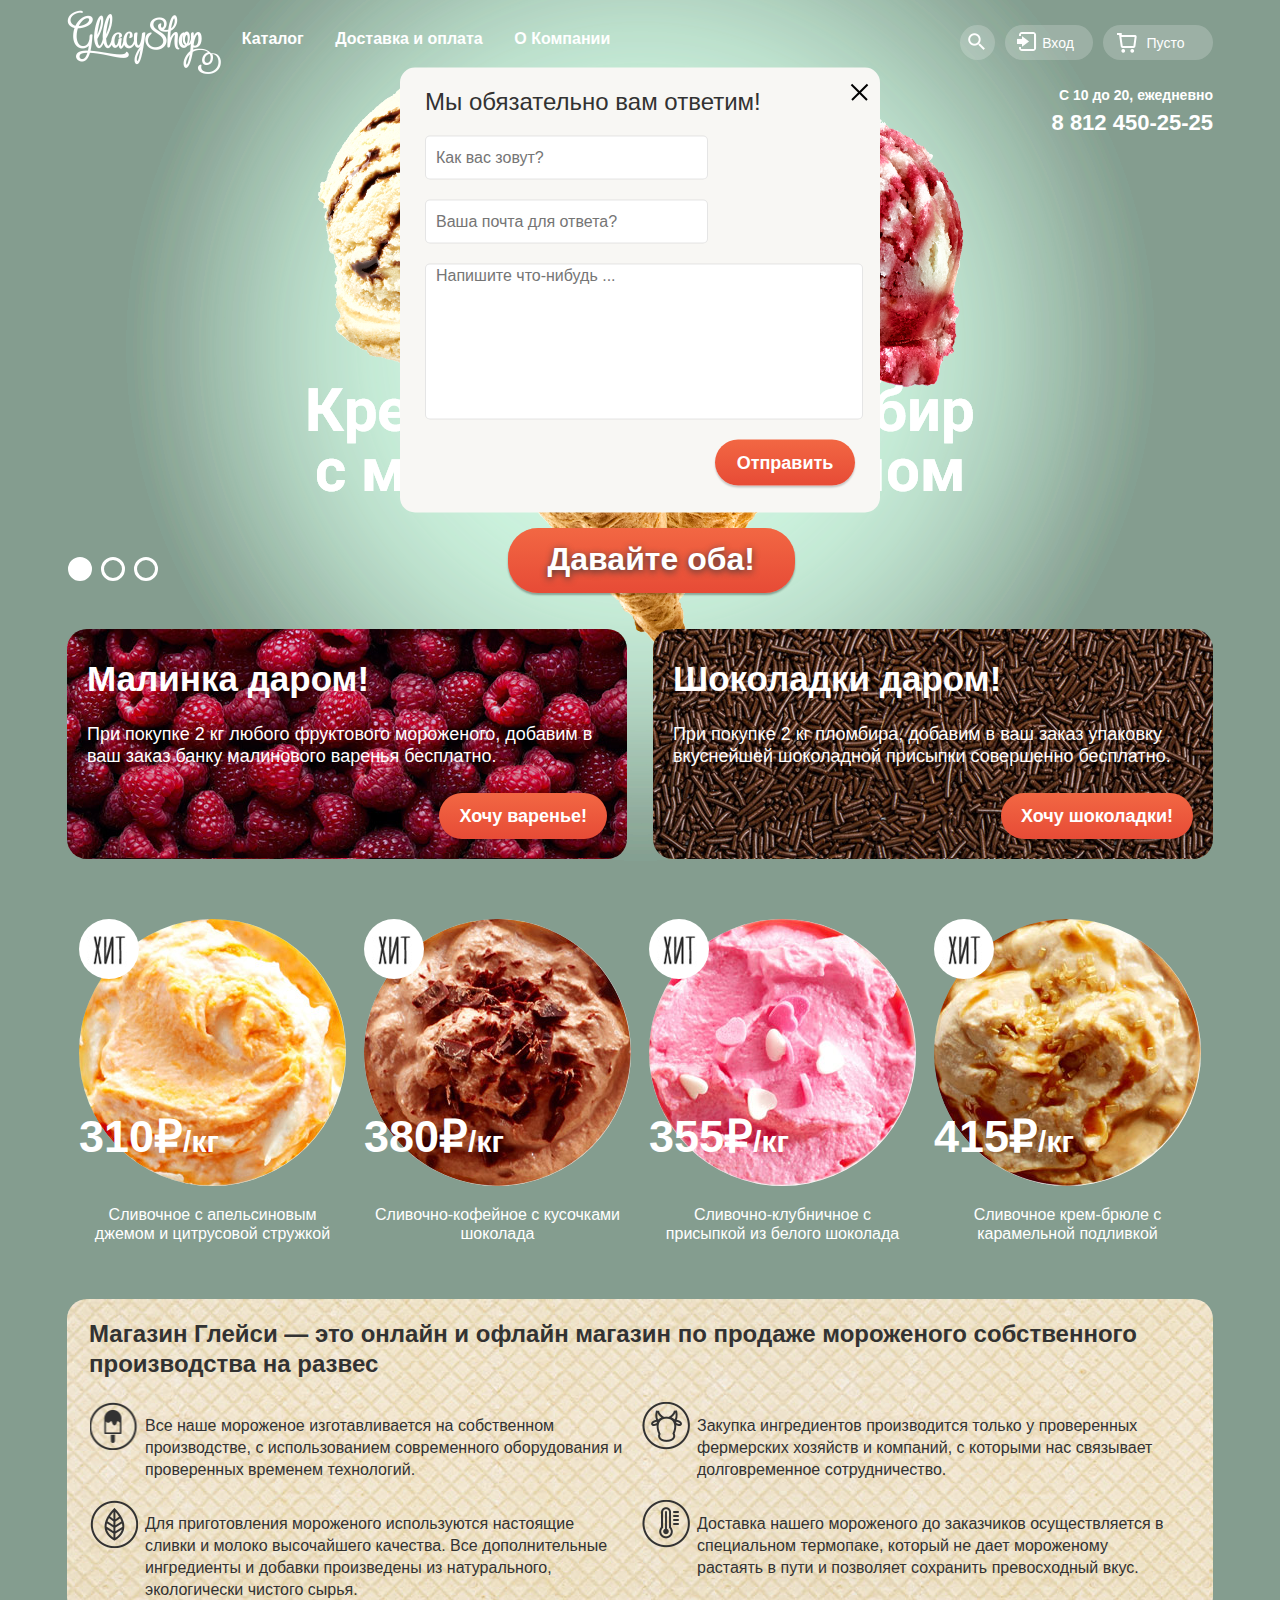
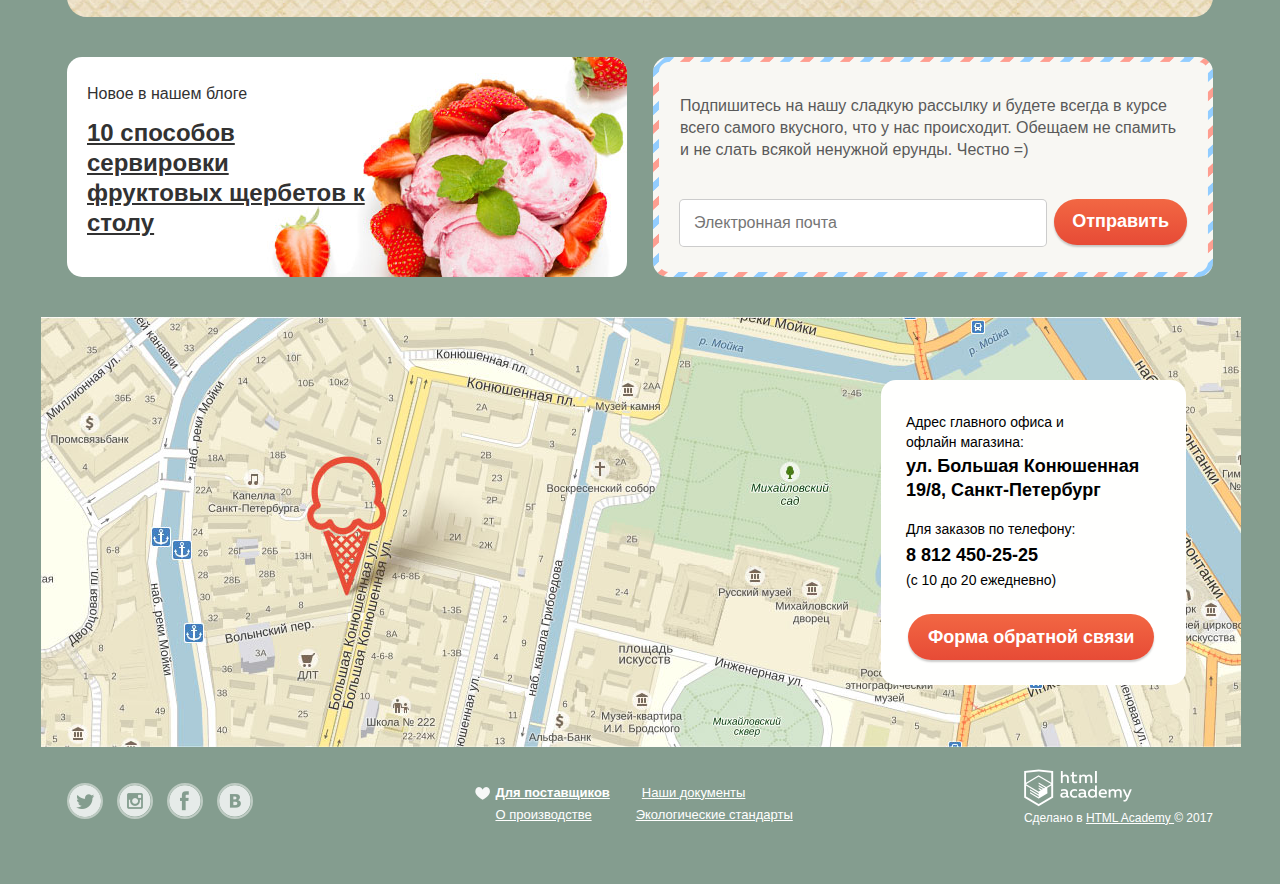
<file: index.html>
<!DOCTYPE html>
<html lang="ru">
	<head>
		<meta charset="UTF-8">
		<title>Gllacy Shop</title>
		<link rel="stylesheet" href="css/normalize.css">
		<link rel="stylesheet" href="css/style.css">
	</head>
	
	<body>
		
		<input type="radio" name="slider" id="slider-input-1" checked>
		<input type="radio" name="slider" id="slider-input-2">
		<input type="radio" name="slider" id="slider-input-3">
		
		<div class="site-wrapper">
			<header class="main-header">
				<div class="container">
					<div class="logo">
						<img src="./img/Logo.png" alt="Logo">
					</div>
					<nav class="main-navigation">
						<ul class="menu">
							<li class="menu-catalog">
								<a href="">Каталог</a>
								<ul class="list">
									<li><a>Новинки</a></li>
									<li><a href="gllacy-catalog.html">Сливочное</a></li>
									<li><a>Щербеты</a></li>
									<li><a>Фруктовый лед</a></li>
									<li><a>Мелорин</a></li>
								</ul>
							</li>
							<li class="menu-delivery">
								<a>Доставка и оплата</a>
							</li>
							<li class="menu-about-co">
								<a>О Компании</a>
							</li>
						</ul>
					</nav>
					<div class="user-block">
						<div class="search">
							<div class="search-icon"></div>
							<div class="search-form">
								<form action="URL" method="get">
									<input class="input-search" id="search" type="search" name="search" placeholder="Что ищем?">
									<label for="search">Что ищем?</label>
								</form>
							</div>
						</div>
						<div class="enter">
							<p class="enter-icon">Вход</p>
							<div class="enter-cursor"></div>
							<div class="enter-form">
								<form action="URL" method="post">
									

									<input id="email" class="input-email" type="email" name="email"  placeholder="Электронная почта" >
									<label for="email" >Электронная почта</label>
									
									<input id="input" class="input-password" type="password" name="password" placeholder="Пароль">
									<label for="input">Пароль</label>
									
									<input type="submit" value="Войти">
									<div class="enter-links">
										<a href="">Забыли пароль?</a>
										<a href="">Новая регистрация</a>
									</div>
								</form>
							</div>
						</div>
						<div class="basket">
							<p class="basket-icon"> Пусто</p>
						</div>
						<div class="schedule">
							<p>C 10 до 20, ежедневно </p><span>8 812 450-25-25</span>
						</div>
					</div>
					
				</div>
			</header>
			<main class="main-index">
			
			<div class="slider">
				<div class="slider-slides">
					<div class="slider-slide">
						<a href="">Давайте оба!</a>
					</div>
					
					<div class="slider-slide">
						<a href="">Давайте оба!</a>
					</div>
					
					<div class="slider-slide">
						<a href="">Давайте оба!</a>
					</div>
				</div>
				
				<div class="slider-controls">
					<label class="slider-input-1"
					for="slider-input-1"></label>
					<label class="slider-input-2" for="slider-input-2"></label>
					<label class="slider-input-3" for="slider-input-3"></label>
					
				</div>
			</div>
			<div class="raspberries">
				<h2>
				Малинка даром!
				</h2>
				<p>
					При покупке 2 кг любого фруктового мороженого, добавим в ваш заказ банку малинового варенья бесплатно.
				</p>
				<button class="raspberries-btn">Хочу варенье!</button>
			</div>
			<div class="chocolate">
				<h2>
				Шоколадки даром!
				</h2>
				<p>
					При покупке 2 кг пломбира, добавим в ваш заказ упаковку вкуснейшей шоколадной присыпки совершенно бесплатно.
				</p>
				<button class="chocolate-btn">Хочу шоколадки!</button>
			</div>
			<div class="index-catalog">
				<div class="product">
					<div class="product-item">
						<div class="product-image"><img src="./img/Hit_1.jpg" width="267" height="267" alt="photo">
							<p><span>310&#8381;</span>/кг</p>
							<a href="">Быстрый просмотр</a>
						</div>
						<p class="product-description">
							Сливочное с апельсиновым джемом и цитрусовой стружкой
						</p>
					</div>
				</div>
				<div class="product">
					<div class="product-item">
						<div class="product-image"><img src="./img/Hit_2.jpg" width="267" height="267" alt="photo">
							<p><span>380&#8381;</span>/кг</p>
							<a href="">Быстрый просмотр</a>
						</div>
						<p class="product-description">
							Сливочно-кофейное с кусочками шоколада
						</p>
					</div>
				</div>
				<div class="product">
					<div class="product-item">
						<div class="product-image"><img src="./img/Hit_3.jpg" width="267" height="267" alt="photo">
							<p><span>355&#8381;</span>/кг</p>
							<a href="">Быстрый просмотр</a>
						</div>
						<p class="product-description">
							Сливочно-клубничное с присыпкой из белого шоколада
						</p>
					</div>
				</div>
				<div class="product">
					<div class="product-item">
						<div class="product-image"><img src="./img/4.jpg" width="267" height="267" alt="photo">
							<p><span>415&#8381;</span>/кг</p>
							<a href="">Быстрый просмотр</a>
						</div>
						<p class="product-description">
							Сливочное крем-брюле с карамельной подливкой
						</p>
					</div>
				</div>
			</div>
			<div class="about-company">
				<h2>
				Магазин Глейси — это онлайн и офлайн магазин по продаже мороженого собственного производства на развес
				</h2>
				<p>
					Все наше мороженое изготавливается на собственном производстве, с использованием современного оборудования и проверенных временем технологий.
				</p>
				<p>
					Закупка ингредиентов  производится только у проверенных фермерских хозяйств и компаний, с которыми нас связывает долговременное сотрудничество.
				</p>
				<p>
					Для приготовления мороженого используются настоящие сливки и молоко высочайшего качества. Все дополнительные ингредиенты и добавки произведены из натурального, экологически чистого сырья.
				</p>
				<p>
					Доставка нашего мороженого до заказчиков осуществляется в специальном термопаке, который не дает мороженому растаять в пути и позволяет сохранить превосходный вкус.
				</p>
			</div>
			<div class="about-blog">
				<h2>
				Новое в нашем блоге
				</h2>
				<a href="">
					10  способов сервировки фруктовых щербетов к столу
				</a>
			</div>
			<div class="distribution">
				<p>
					Подпишитесь на нашу сладкую рассылку и будете всегда в курсе всего самого вкусного, что у нас происходит. Обещаем не спамить и не слать всякой ненужной ерунды. Честно =)
					
					
				</p>
				<form class="email-form-2" action="URL" method="post">
					<input class="distribution-input" type="email" name="email" placeholder="Электронная почта">
					<button type="submit">Отправить</button>
				</form>
			</div>
			
			<div class="map">
				<img src="./img/Map.jpg" width="1200" height="430" alt="карта">
				<div class="feedback">
					<p>Адрес главного офиса и офлайн магазина:</p>
					<span>ул. Большая Конюшенная 19/8, Санкт-Петербург</span>
					<p>Для заказов по телефону:</p>
					<span>8 812 450-25-25</span>
					<p>(с 10 до 20 ежедневно)<p>
						
						<button type="submit">
						Форма обратной связи
						</button>
						<div class="feedback-form">
							<p>Мы обязательно вам ответим!</p>
							<form action="URL" method="post">
								<input id="your-name" class="your-name" type="text" name="username" placeholder="Как вас зовут?"><label for="your-name">Как вас зовут?</label>

								<input id="your-email" class="your-email" type="email" name="email" placeholder="Ваша почта для ответа?"><label for="your-email">Ваша почта для ответа?</label>

								<textarea name="comment" placeholder="Напишите что-нибудь ..." ></textarea>

								
								<input class="feedback-btn" type="submit" value="Отправить">
							</form>
							<div class="blind"></div>
						</div>
					</div>
				</div>
				</main>
				<footer class="main-footer">
					<div class="links-user">
						<a href=""></a>
						<a href=""></a>
						<a href=""></a>
						<a href=""></a>
					</div>
					<div class="links-partner">
						<a href="">Для поставщиков</a>
						<a href="">Наши документы</a>
						<a href="">О производстве</a>
						<a href="">Экологические стандарты</a>
					</div>
					<div class="logo-label">
						<p>
							Сделано в <a href="">HTML Academy </a>© 2017
						</p>
					</div>
				</footer>
			</div>
		</body>
	</html>
</file>
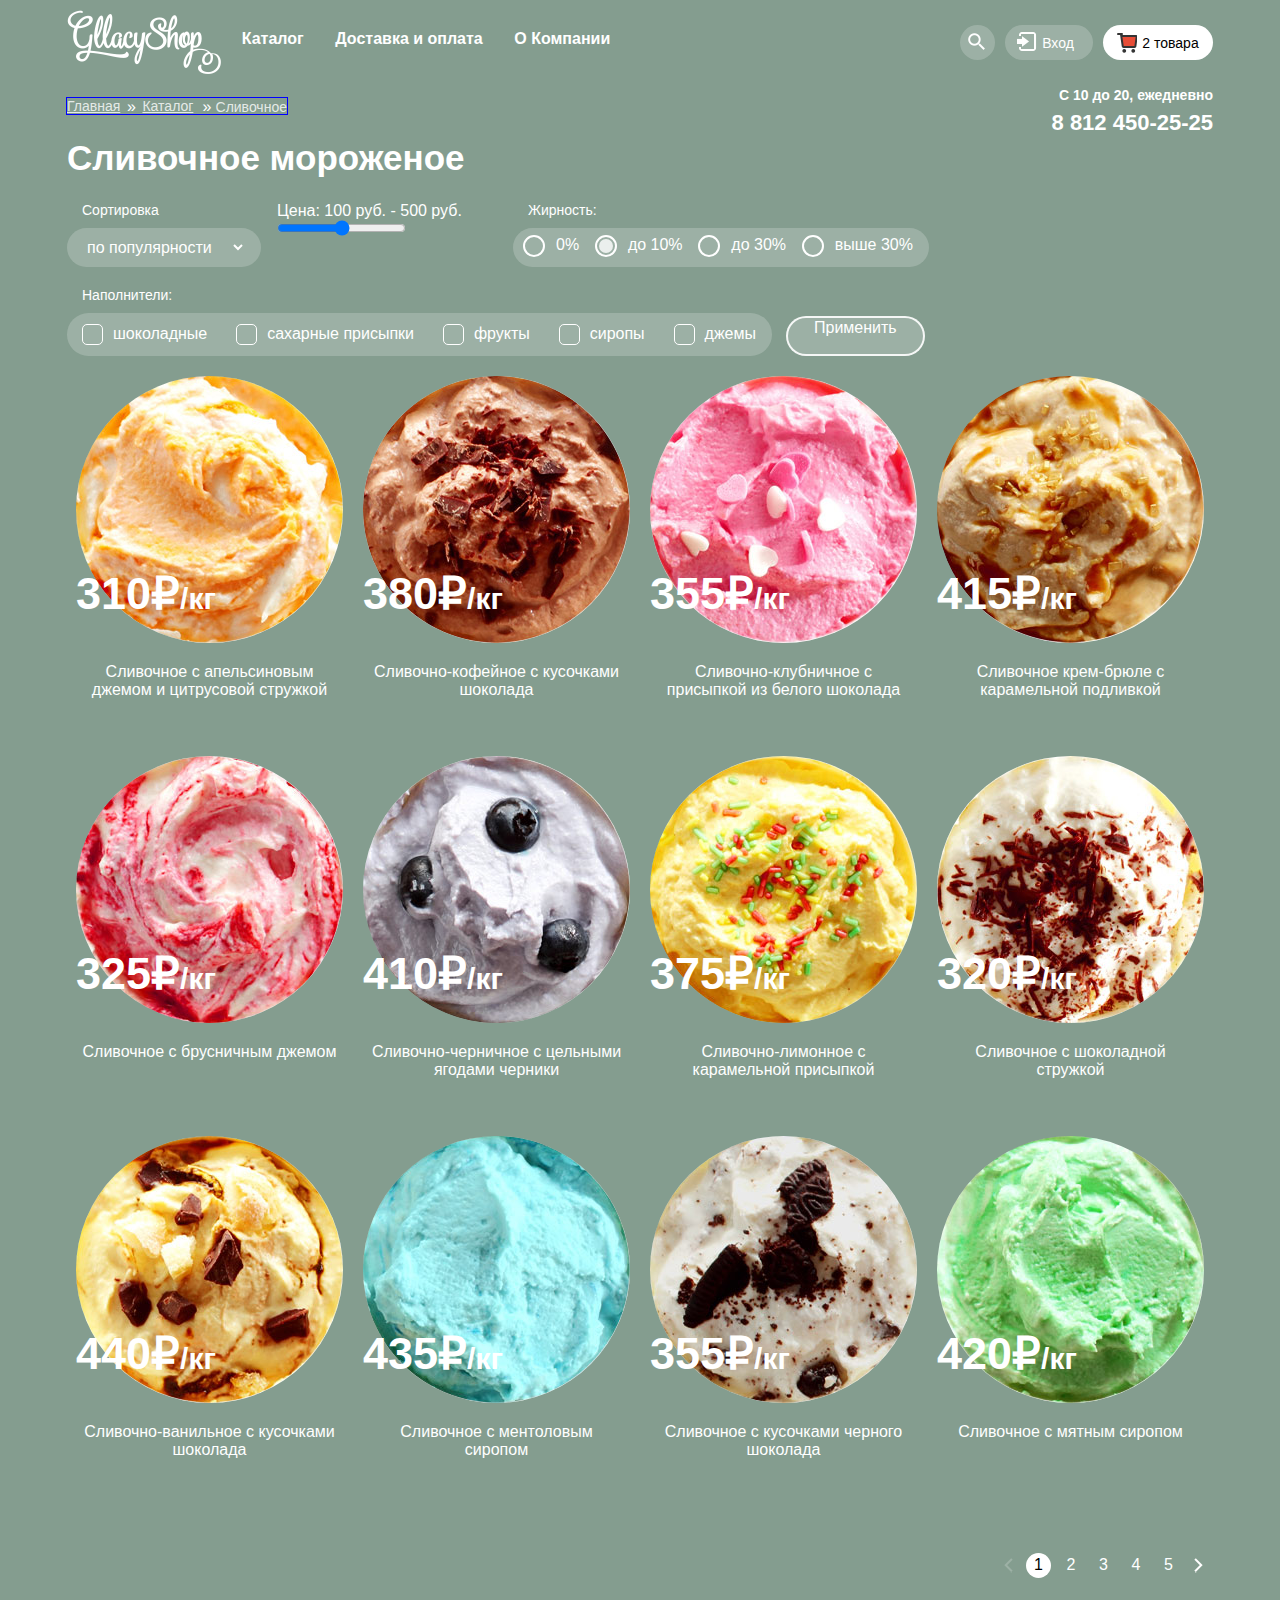
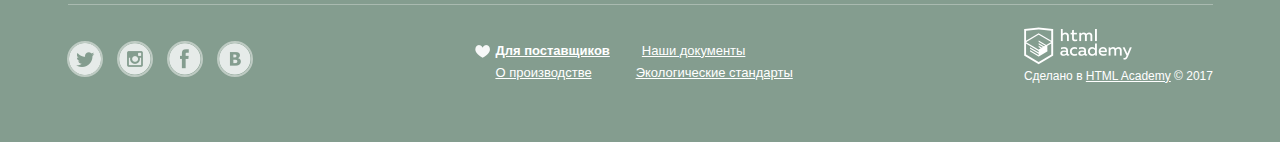
<file: gllacy-catalog.html>
<!DOCTYPE html>
<html lang="ru">
	<head>
		<meta charset="UTF-8">
		<title>Document</title>
		<link rel="stylesheet" href="css/normalize.css">
		<link rel="stylesheet" href="css/style.css">
	</head>
	<body class="body-catalog">
		<header class="main-header">
			<div class="container">
				<div class="logo">
					<a href="index.html"><img src="img\Logo.png" alt="Logo"></a>
				</div>
				<nav class="main-navigation">
					<ul class="menu">
						<li class="menu-catalog">
							<a href="">Каталог</a>
							<ul class="list">
								<li><a >Новинки</a></li>
								<li class="active">Сливочное</li>
								<li><a>Щербеты</a></li>
								<li><a>Фруктовый лед</a></li>
								<li><a>Мелорин</a></li>
							</ul>
						</li>
						<li class="menu-delivery">
							<a>Доставка и оплата</a>
						</li>
						<li class="menu-about-co">
							<a>О Компании</a>
						</li>
					</ul>
				</nav>
				<div class="user-block">
					<div class="search">
						<div class="search-icon"></div>
						<div class="search-form">
							<form action="URL" method="get">
								<input class="input-search" type="search" name="search" id="search" placeholder="Что ищем?">
								<label for="search">Что ищем?</label>
							</form>
						</div>
					</div>
					<div class="enter">
						<p class="enter-icon">Вход</p>
						<div class="enter-cursor"></div>
						<div class="enter-form">
							<form action="URL" method="post">
								
								<input id="email" class="input-email" type="email" name="email"  placeholder="Электронная почта" >
								<label for="email" >Электронная почта</label>
								
								<input id="input" class="input-password" type="password" name="password" placeholder="Пароль">
								<label for="input">Пароль</label>
								
								<input type="submit" value="Войти">
								<div class="enter-links">
									<a href="">Забыли пароль?</a>
									<a href="">Новая регистрация</a>
								</div>
							</form>
						</div>
					</div>
					<div class="basket products">
						
						<p class="basket-icon products">2 товара</p>
						<div class="basket-cursor"></div>
						<div class="basket-cart">
							<div class="basket-product">
								<div class="product-icon"><img src="./img/basket-img-1.png"
								width="33" height="33" alt="photo"></div>
								<div class="basket-description">
									<p>Пломбир с апельсиновым джемом</p>
								</div>
								<div class="basket-price">
									<p>1.5 кг x <span>200 руб.</span></p>
								</div>
								<div class="cost">
									<p>300 руб.</p>
								</div>
							</div>
							<div class="basket-product">
								<div class="product-icon"><img src="./img/basket-img-2.png"
								width="33" height="33" alt="photo"></div>
								<div class="basket-description">
									<p>Клубничный пломбир с присыпкой из белого шоколада</p>
								</div>
								<div class="basket-price">
									<p>1.5 кг x <span>300 руб.</span></p>
								</div>
								<div class="cost">
									<p>450 руб.</p>
								</div>
							</div>
							<div class="total-line"></div>
							<div class="total">
								<p>Итого: 750 руб.</p>
							</div>
							<a class="btn-submit">Оформить заказ</a>
						</div>
					</div>
					<div class="schedule">
						<p>C 10 до 20, ежедневно </p><span>8 812 450-25-25</span>
					</div>
				</div>
				
			</div>
		</div>
	</header>
	<main class="main-catalog">
	
	<ul class="breadcrumbs">
		<li>
			<a href="gllacy-start-page.html">Главная</a>
		</li>
		<li><a href="">Каталог</a></li>
		<li>Сливочное</li>
	</ul>
	
	<h1 class="sort">
	Сливочное мороженое
	</h1>
	<div class="select">
		<form class="select-form" action="get">
			<div class="select-sorting">
				<p>Сортировка</p>
				<div class="select-decoration">
					<select>
						<option>по популярности</option>
						<option>сначала недорогие</option>
						<option>сначала дорогие</option>
					</select>
				</div>
			</div>
			<div class="select-price">
				<p>Цена: 100 руб. - 500 руб.</p>
				<input type="range" name="price" min="100" max="500" step="1">
			</div>
			<div class="select-fatness">
				<p>Жирность:</p>
				
				<div class="fatness-inputs">
					<input class="fatness-input" type="radio" name="fatness" id="nule" value="nule" ><label for="nule"> 0%</label>
					<input class="fatness-input" type="radio" name="fatness" id="to_10" value="to_10" checked > <label for="to_10">до 10%</label>
					<input class="fatness-input" type="radio" name="fatness" id="to_30" value="to_30"> <label for="to_30">до 30%</label>
					<input class="fatness-input" type="radio" name="fatness" id="above_30" value="above_30"> <label for="above_30">выше 30%</label>
				</div>
				
			</div>
			<div class="select-additive">
				<p>Наполнители:</p>
				
				<div class="additive-inputs">
					<input class="additive-input" type="checkbox" name="chocolate" value="chocolate" id="choc"><label for="choc">шоколадные</label>
					<input class="additive-input" type="checkbox" name="shugar-powder" value="shugar-powder" id="shu"><label for="shu">сахарные присыпки</label>
					<input class="additive-input" type="checkbox" name="fruits" value="fruits" id="fru"><label for="fru">фрукты</label>
					<input class="additive-input" type="checkbox" name="syrop" value="syrop" id="syr"><label for="syr">сиропы</label>
					<input class="additive-input" type="checkbox" name="jam" value="jam" id="jam"><label for="jam">джемы</label>
				</div>
				
			</div>
			<button class="select-btn" type="submit">Применить</button>
		</form>
	</div>
	<div class="catalog">
		
		<div class="product">
			<div class="product-item">
				<div class="product-image"><img src="./img/Hit_1.jpg" width="267" height="267" alt="photo">
					<p><span>310&#8381;</span>/кг</p>
					<a href="">Быстрый просмотр</a>
				</div>
				<p class="product-description">
					Сливочное с апельсиновым джемом и цитрусовой стружкой
				</p>
			</div>
		</div>
		<div class="product">
			<div class="product-item">
				<div class="product-image "><img src="./img/Hit_2.jpg" width="267" height="267" alt="photo">
					<p><span>380&#8381;</span>/кг</p>
					<a href="">Быстрый просмотр</a>
				</div>
				<p class="product-description">
					Сливочно-кофейное с кусочками шоколада
				</p>
			</div>
		</div>
		
		<div class="product">
			<div class="product-item">
				<div class="product-image "><img src="./img/Hit_3.jpg" width="267" height="267" alt="photo">
					<p><span>355&#8381;</span>/кг</p>
					<a href="">Быстрый просмотр</a>
				</div>
				<p class="product-description">
					Сливочно-клубничное с присыпкой из белого шоколада
				</p>
			</div>
		</div>
		
		<div class="product">
			<div class="product-item">
				<div class="product-image "><img src="./img/4.jpg" width="267" height="267" alt="photo">
					<p><span>415&#8381;</span>/кг</p>
					<a href="">Быстрый просмотр</a>
				</div>
				<p class="product-description">
					Сливочное крем-брюле с карамельной подливкой
				</p>
			</div>
		</div>
		
		<div class="product">
			<div class="product-item">
				<div class="product-image "><img src="./img/product_4.jpg" width="267" height="267" alt="photo">
					<p><span>325&#8381;</span>/кг</p>
					<a href="">Быстрый просмотр</a>
				</div>
				<p class="product-description">
					Сливочное с брусничным джемом
				</p>
			</div>
		</div>
		
		<div class="product">
			<div class="product-item">
				<div class="product-image "><img src="./img/pro_5.jpg" width="267" height="267" alt="photo">
					<p><span>410&#8381;</span>/кг</p>
					<a href="">Быстрый просмотр</a>
				</div>
				<p class="product-description">
					Сливочно-черничное с цельными ягодами черники
				</p>
			</div>
		</div>
		
		<div class="product">
			<div class="product-item">
				<div class="product-image "><img src="./img/product_6.jpg" width="267" height="267" alt="photo">
					<p><span>375&#8381;</span>/кг</p>
					<a href="">Быстрый просмотр</a>
				</div>
				<p class="product-description">
					Сливочно-лимонное с карамельной присыпкой
				</p>
			</div>
		</div>
		
		<div class="product">
			<div class="product-item">
				<div class="product-image "><img src="./img/pro_7.jpg" width="267" height="267" alt="photo">
					<p><span>320&#8381;</span>/кг</p>
					<a href="">Быстрый просмотр</a>
				</div>
				<p class="product-description">
					Сливочное с шоколадной стружкой
				</p>
			</div>
		</div>
		
		<div class="product">
			<div class="product-item">
				<div class="product-image "><img src="./img/pro_8.jpg" width="267" height="267" alt="photo">
					<p><span>440&#8381;</span>/кг</p>
					<a href="">Быстрый просмотр</a>
				</div>
				<p class="product-description">
					Сливочно-ванильное с кусочками шоколада
				</p>
			</div>
		</div>
		
		<div class="product">
			<div class="product-item">
				<div class="product-image "><img src="./img/pro_10.jpg" width="267" height="267" alt="photo">
					<p><span>435&#8381;</span>/кг</p>
					<a href="">Быстрый просмотр</a>
				</div>
				<p class="product-description">
					Сливочноe с ментоловым сиропом
				</p>
			</div>
		</div>
		
		<div class="product">
			<div class="product-item">
				<div class="product-image "><img src="./img/pro_11.jpg" width="267" height="267" alt="photo">
					<p><span>355&#8381;</span>/кг</p>
					<a href="">Быстрый просмотр</a>
				</div>
				<p class="product-description">
					Сливочное с кусочками черного шоколада
				</p>
			</div>
		</div>
		
		<div class="product">
			<div class="product-item">
				<div class="product-image "><img src="./img/pro_12.jpg" width="267" height="267" alt="photo">
					<p><span>420&#8381;</span>/кг</p>
					<a href="">Быстрый просмотр</a>
				</div>
				<p class="product-description">
					Сливочное с мятным сиропом
				</p>
			</div>
		</div>
	</div>
	<div class="pages">
		<a></a>
		<a>1</a>
		<a href="#2">2</a>
		<a href="#3">3</a>
		<a href="#4">4</a>
		<a href="#5">5</a>
		<a href=""></a>
	</div>
	<div class="line"></div>
	</main>
	<footer class="main-footer">
		<div class="links-user">
			<a href=""></a>
			<a href=""></a>
			<a href=""></a>
			<a href=""></a>
		</div>
		<div class="links-partner">
			<a href="">Для поставщиков</a>
			<a href="">Наши документы</a>
			<a href="">О производстве</a>
			<a href="">Экологические стандарты</a>
		</div>
		<div class="logo-label">
			<p>
				Сделано в <a href="">HTML Academy</a> © 2017
			</p>
		</div>
	</footer>
</body>
</html>
</file>
<file: css/style.css>
/*----------------------HEADER---------------------*/



.main-header {
	color: #ffffff;
	font-weight: bold;
	
}

.main-navigation {
	font-size: 16px;
	line-height: 18px;
	list-style-type: none;
}

.main-navigation a {
	text-decoration: none;
	color: #ffffff;	
}

.main-navigation ul {
	list-style-type: none; 

}

.list {
	font-size: 14px;
	line-height: 16px;
	color: #323232;
	font-weight: normal;
	list-style-type: none;
}

.list a {
	color: #323232;
}

.list li:first-child {
	font-weight: bold;
}

.user-block {
	font-size: 14px;
	line-height: 16px;
	font-weight: normal;
}

.schedule p {
	font-weight: bold;
}

.schedule span {
	font-size: 22px;
	line-height: 24px;
	font-weight: bold; 
}

.enter-form a {
	font-size: 13px;
	line-height: 24px;
	color: #323232; 
}

.basket-icon {
	font-size: 14px;
	line-height: 16px;
	color: #ffffff;
	font-weight: bold;
}

.basket-icon-2 {
	font-size: 14px;
	line-height: 16px;
	color: #000000;
	font-weight: bold;
}

.basket-cart p {
	font-size: 13px;
	line-height: 16px;
	color: #323232;
}

.basket-cart span {
	color: #999999;
}

.total p {
	font-size: 15px;
	line-height: 18px;
	font-weight: bold;
}

/*-------------------------------MAIN----------------------*/


.raspberries h2,
.chocolate h2 {
	font-size: 35px;
	line-height: 41px;
}

.raspberries p,
.chocolate p {
	font-size: 18px;
	line-height: 22px;
}

.product>p {
	font-size: 16px;
	line-height: 22px;
	font-weight: normal;
}

.product-image p {
	font-size: 30px;
	line-height: 45px;

}

.product-image span {
	font-size: 45px;
	line-height: 45px;  
} 

.product-image a {
	font-size: 18px;
	line-height: 24px;
	color: #ffffff;
	text-decoration: none;
}

.about-company {
	font-size: 16px;
	line-height: 22px;
	color: #323232;

}

.about-company h2 {
	font-size: 24px;
	line-height: 30px;
}

.about-blog {
	color: #323232;
}

.about-blog h2 {
	font-size: 16px;
	font-weight: 22px;
	font-weight: 500;
}

.about-blog a {
	font-size: 24px;
	line-height: 30px; 
	font-weight: bold;
	color: inherit;
}

.distribution p {
	font-size: 16px;
	line-height: 22px;
	font-weight: normal;
	color: #5a5a5a;
}

.breadcrumbs li a {
	color: #ffffff;
	font-size: 14px;
	line-height: 16px;
	font-weight: normal;
}

.breadcrumbs li:last-child {
	color: #ffffff;
	font-size: 14px;
	line-height: 16px;
	font-weight: normal;
}

.pages a {
	font-size: 16px;
	line-height: 18px;
	text-decoration: none;
	color: #ffffff;
}

.sort {
	font-size: 35px;
	line-height: 41px;
}

.get label {
	font-size: 14px;
	line-height: 16px;
	color: #ffffff;
	font-weight: normal;
}

.get legend {
	font-size: 14px;
	line-height: 16px;
	color: #ffffff;
	font-weight: normal;
}

.get fieldset {
	border: none;
}


.select fieldset:nth-of-type(4) label {
	line-height: 18px;
}

.feedback p {
	font-size: 14px;
	line-height: 20px;
}

.feedback span {
	font-size: 18px;
	line-height: 24px;
	font-weight: bold;
}

/*-----------------------------FOOTER-----------*/



.links-partner a {
	font-weight: normal;
	color: #ffffff; 
	font-size: 13px;
	line-height: 18px;
}

.logo-label {
	font-size: 12px;
	line-height: 18px;
	color: #ffffff;
}

.logo-label a {
	color: #ffffff;
}


/*-----FONTs---------------------------*/


@font-face { 
	font-family: "Roboto";
	src: url(../fonts/Roboto-Bold.ttf) format("ttf");
	font-style: normal;
	font-weight: bold;
}

@font-face { 
	font-family: "Roboto";
	src: url(../fonts/Roboto-Medium.ttf) format("ttf");
	font-style: normal;
	font-weight: 500;
}


@font-face { 
	font-family: "Roboto";
	src: url(../fonts/Roboto-Regular.ttf) format("ttf");
	font-style: normal;
	font-weight: normal;
}

/*-------------------HEADER-STYLE--------------------*/




body {
	font-family: "Roboto", sans-serif;
	min-width: 1200px;
}

.container {
	display: flex;
	width: 1146px;
	margin-right: auto;
	margin-left: auto;

}

.logo {
	margin-top: 10px;
}

.main-navigation {
	margin-top: 30px;
	margin-left: 5px;
	z-index: 2;
}

.menu {
	padding: 0;
	margin: 0;
	display: flex;
	min-width: 400px;
	min-height: 20px;
	justify-content: space-around;
	position: relative;
}

.menu li {
	min-width: 65px;
} 


.user-block {
	margin-left: auto;
	margin-top: 25px;
	display: flex;
	flex-wrap: wrap;
	width: 285px;
	min-height: 123px;
	height: auto;
	justify-content: flex-end;
	position: relative;
	z-index: 1;

} 

.search {
	position: relative;
	width: 35px;
	height: 35px;
	margin-right: 10px;
	background-color: rgba(255, 255, 255, 0.2);
	border-radius: 50%;
}


.search-form {
	position: absolute;
	display: none;
	width: 342px;
	height: 86px;
	background-color: #f8f7f4;
	border-radius: 5px;
	left: -308px;
	top: 40px;
	box-shadow: 0px 15px 20px 10px rgba(0,0,0, 0.2);
	


}

.search-form form {
	margin-top: 20px;
	margin-left: 15px;
}

.search-form input {
	width: 312px;
	height: 43px;
	border-radius: 5px;
	border: 1px solid rgba(0,0,0, 0.1);
	padding-left: 10px;
}

.search-icon {
	height: 20px;
	width: 20px;
	padding-bottom: 22px;
	padding-right: 20px;
	
}

.search-icon::before {
	content: "";
	position: absolute;
	width: 20px;
	height: 20px;
	left: 8px;
	top: 8px;
	background: url("../img/Sprites.png") no-repeat -72px -1px;
}

.enter {
	display: flex;
	position: relative;
	min-width: 70px;
	height: 35px;
	justify-content: center;
	align-items: center;
	margin-right: 10px;
	background-color: rgba(255, 255, 255, 0.2);
	border-radius: 20px 20px 20px 20px;
	padding-left: 18px;
	font-weight: bold;

}

.enter-cursor {
	position: absolute;
	height: 30px;
	padding-bottom: 13px;
	padding-left: 64px;
	width: 25px;
	left: -1px;
	top: 1px;
}

.enter-icon {	
	font-weight: 500;
}

.enter-icon::before {
	content: "";
	position: absolute;
	width: 20px;
	height: 20px;
	left: 12px;
	top: 7px;
	background: url("../img/Sprites.png") no-repeat -104px -1px;
	
}

.enter-form {
	display: none;
	position: absolute;
	width: 280px;
	height: 216px;
	background-color: #f8f7f4;
	top: 40px;
	left: -192px;
	border-radius: 5px;
	z-index: 4;
	box-shadow: 0px 15px 20px 10px rgba(0,0,0, 0.2);
}

.enter-form form {
	display: flex;
	flex-wrap: wrap;
}

.enter-form input:nth-of-type(1) {
	margin-left: 20px;
	margin-top: 20px;
	margin-bottom: 10px;
}

.enter-form input:nth-of-type(2) {
	margin-left: 20px;
	margin-bottom: 10px;
}

.enter-form a {
	margin-right: auto;

}

.enter-form a:hover,
.enter-form a:active {
	color: #ef8677
}

.enter-form input:nth-of-type(1):hover, 
.enter-form input:nth-of-type(2):hover,
.search-form input:hover   {
	box-shadow: 0px 0px 2px 1px rgba(0,0,0, 0.3) inset;
}


 .input-search + label,
 .input-email + label,
 .input-password + label {
	display: none;	
	position: absolute;
	top: 5px;
	left: 25px;
	width: 180px;
	height: 20px;
	color: #5b9ddf;
	font-size: 11px;
	line-height: 13px;
	font-family: Roboto, sans-serif;
}
 
.input-password + label {
	top: 72px;	
}

.input-search:focus + label,
.input-email:focus + label,
.input-password:focus + label {
	display: block;	
}

.input-search:focus::-webkit-input-placeholder {color: transparent}
.input-search:focus::-moz-placeholder          {color: transparent}
.input-search:focus:-moz-placeholder           {color: transparent}
.input-search:focus:-ms-input-placeholder      {color: transparent}

.input-email:focus::-webkit-input-placeholder {color: transparent}
.input-email:focus::-moz-placeholder          {color: transparent}
.input-email:focus:-moz-placeholder           {color: transparent}
.input-email:focus:-ms-input-placeholder      {color: transparent}

.input-password:focus::-webkit-input-placeholder {color: transparent}
.input-password:focus::-moz-placeholder          {color: transparent}
.input-password:focus:-moz-placeholder           {color: transparent}
.input-password:focus:-ms-input-placeholder      {color: transparent}


.enter-form input:nth-of-type(1), 
.enter-form input:nth-of-type(2) {
	width: 227px;
	height: 44px;
	border-radius: 5px;
	border: 1px solid rgba(0,0,0, 0.1);
	padding-left: 10px;
}

.enter-form input:nth-of-type(3) {
	width: 102px;
	height: 44px;
	margin-left: 20px;
	margin-bottom: 10px;
	background-image: linear-gradient(to top,#e74b36, #f26743);
	border: none;
	border-radius: 25px;
	color: #ffffff;
	font-size: 18px;
	line-height:24px;
	font-weight: bold;
	font-family: Roboto, sans-serif;
}

.enter-form input:nth-of-type(3):hover {
	background-image: linear-gradient(to top,#ec6f5e,#f58669);
} 

.enter-form input:nth-of-type(3):active {
	background-image: linear-gradient(to top, #f26743,#e74b36);
	box-shadow: 0px 3px 2px rgba(0,0,0, 0.3) inset;
}

.enter-links {
	flex-direction: column;
	display: flex;
	margin-left: auto;
	margin-right: 20px;
}


.basket {
	display: flex;
	position: relative;
	justify-content: center;
	align-items: center;
	min-width: 95px;
	height: 35px;
	background-color: rgba(255, 255, 255, 0.2);
	border-radius: 20px;
	padding-left: 15px;

}

.basket-icon {
	font-weight: 500;
}

.basket-icon::before {
	content: "";
	position: absolute;
	width: 20px;
	height: 20px;
	left: 14px;
	top: 8px;
	background: url("../img/Sprites.png") no-repeat -137px 0px;
}

.basket-icon.products {
	margin-left: 10px;
	color: #000000;
}

.basket-icon.products::before {
	content: "";
	position: absolute;
	width: 20px;
	height: 20px;
	left: 14px;
	top: 8px;
	background: url("../img/red-basket.png") no-repeat;

}

.basket.products {
	display: flex;
	position: relative;
	justify-content: center;
	align-items: center;
	min-width: 95px;
	height: 35px;
	background-color: rgba(255, 255, 255, 1);
	border-radius: 20px;
	padding-left: 15px;

}

.basket-cart {
	min-width: 540px;
	min-height: 242px;
	display: none;
	position: absolute;
	background-color: #f8f7f4;
	z-index: 5;
	top: 40px;
	left: -430px;
	border-radius: 5px;
	box-shadow: 0px 15px 20px 10px rgba(0,0,0, 0.2);
	flex-direction: column;
}

.basket-product {
	display: flex;
	width: 490px;
	margin-top: 15px;
	margin-left: 40px;
}

.product-icon img{
	margin-top: 5px;
}

.product-icon {
	position: relative;
}

.product-icon:before {
	content: "";
	position: absolute;
	width: 14px;
	border-bottom: 2px solid rgba(0,0,0, 0.4);
	left: -20px;
	top: 20px;
	transform: rotate(45deg);
}

.product-icon:after {
	content: "";
	position: absolute;
	width: 14px;
	border-bottom: 2px solid rgba(0,0,0, 0.4);
	left: -20px;
	top: 20px;
	transform: rotate(-45deg);
}

.basket-description {
	margin-left: 14px;
	width: 216px;
}

.basket-price {
	margin-left: 33px;
	margin-right: 30px;
}


.total ,
.btn-submit {
	margin-left: auto;
	margin-right: 12px;
}

.btn-submit {
	background-image: linear-gradient(to top,#e74b36, #f26743);
	padding-left: 20px;
	padding-right: 20px;
	height: 10px;
	text-align: center;
	padding-top: 10px;
	padding-bottom: 30px;
	border-radius: 30px;
	box-shadow: 0px 2px 2px rgba(0,0,0, 0.2);
	font-size: 18px;
	line-height: 24px;
	font-weight: bold;
	margin-bottom: 25px;
}

.btn-submit:hover {
    background-image: linear-gradient(to top,#ec6f5e,#f58669);
}

.btn-submit:active {
	box-shadow: 0px 2px 2px rgba(0,0,0, 0.4) inset;
	background-image: linear-gradient(to top,#f26743,#e74b36);
}


.schedule {
	text-align: right;
	top: 45px;
}

.schedule span {
	display: inline-block;
	margin-top: -7px;
}

.total-line {
	border-bottom: 1px solid rgba(0,0,0, 0.3);
	margin: 0 auto;
	width: 505px;
}

.basket-cursor {
	position: absolute;
	width: 110px;
	height: 30px;
	top: 1px;
	left: 1px;
	padding-bottom: 10px;
}

/*----------------------MAIN-STYLE------------------------*/

.main-index {
	display: flex;
	flex-wrap: wrap;
	width: 1146px;
	justify-content: space-between;
	margin-right: auto;
	margin-left: auto;
	color: #ffffff;

}
	
.raspberries {
	width: 560px;
	min-height: 230px; 
	z-index: 1;
	display: flex;
	align-items: left;
	flex-direction: column;
	background-image: url("../img/raspberries_background.jpg"); 
	border-radius: 20px 20px 20px 20px;
	background-color: #ae3d59;
	margin-bottom: 40px;

}

.raspberries-btn {
	margin-left: auto;
	margin-top: auto;
	margin-bottom: 20px;
	margin-right: 20px;
	background-color: transparent;
	border: transparent;
	background-image: linear-gradient(to top,#e74b36, #f26743);
	padding-right: 20px;
	padding-left: 20px;
	height: 46px;
	color: #ffffff;
	font-size: 18px;
	line-height: 24px;
	font-weight: bold;
	border-radius: 30px;
	box-shadow: 0px 2px 2px rgba(0,0,0, 0.2);

}
.raspberries-btn:hover {
    background-image: linear-gradient(to top,#ec6f5e,#f58669);
}

.raspberries-btn:active {
	box-shadow: 0px 2px 2px rgba(0,0,0, 0.4) inset;
	background-image: linear-gradient(to top,#f26743,#e74b36);
}

.raspberries h2 {
	margin-left: 20px;
	margin-right: 20px;
}

.raspberries p {
	margin-left: 20px;
	margin-right: 22px;
	margin-top: -5px;
}

.chocolate {
	width: 560px;
	min-height: 230px;
	z-index: 1;
	margin-left: auto;
	display: flex;
	align-items: left;
	flex-direction: column;
	background-image: url("../img/chocolate_background.jpg");
	border-radius: 20px 20px 20px 20px;
	background-color: #4f2f1d;
	margin-bottom: 40px;
}

.chocolate-btn {
	margin-left: auto;
	margin-top: auto;
	margin-bottom: 20px;
	margin-right: 20px;
	background-color: transparent;
	border: transparent;
	background-image: linear-gradient(to top,#e74b36, #f26743);
	padding-right: 20px;
	padding-left: 20px;
	height: 46px;
	color: #ffffff;
	font-size: 18px;
	line-height: 24px;
	font-weight: bold;
	border-radius: 30px 30px 30px 30px;
	box-shadow: 0px 2px 2px rgba(0,0,0, 0.2);
}

.chocolate-btn:hover {
    background-image: linear-gradient(to top,#ec6f5e,#f58669);
}

.chocolate-btn:active {
	box-shadow: 0px 2px 2px rgba(0,0,0, 0.4) inset;
	background-image: linear-gradient(to top,#f26743,#e74b36);
}

.chocolate h2 {
	margin-left: 20px;
	margin-right: 20px;
}

.chocolate p {
	margin-left: 20px;
	margin-right: 22px;
	margin-top: -5px;
}



.product {
	display: flex;
	flex-direction: column;
	position: relative;
	align-items: center;
	width: 285px;
	height: 370px;
	padding-top: 10px;
	
}


.product-item {
	display: flex;
	flex-direction: column;
	position: relative;
	align-items: center;
	width: 285px;
	min-height: 408px;
	padding-top: 10px;

	
	

}

.product:hover> .product-item {
	background-color: rgba(255,255,255, 0.2);
	box-shadow: 0px 20px 20px 10px rgba(0,0,0, 0.1);
	border-radius: 5px 5px 5px 5px;
}


.product-item:hover {
	background-color: rgba(255,255,255, 0.2);
	box-shadow: 0px 20px 20px 10px rgba(0,0,0, 0.1);
	border-radius: 5px 5px 5px 5px;
}

.product-image a {
	position: absolute;
	background-image: linear-gradient(to top,#e74b36, #f26743);
	padding-left: 15px;
	padding-right: 15px;
	height: 15px;
	text-align: center;
	padding-top: 5px;
	border-radius: 30px 30px 30px 30px;
	box-shadow: 0px 2px 2px rgba(0,0,0, 0.4);
	padding-top: 10px;
	padding-bottom: 20px;
	bottom: 25px;
	left: 42px;
	display: none;

	
}

.catalog .product:hover ~ .product {
	z-index: -1;
}

.product:hover > .product-item a {
	display: flex;
}


.product-image a:hover {
    background-image: linear-gradient(to top,#ec6f5e,#f58669);
}

.product-image a:active {
	background-image: linear-gradient(to top, #f26743,#e74b36);
	box-shadow: 0px 3px 2px rgba(0,0,0, 0.3) inset;
}	

.product-description {
	width: 255px;
	height: auto;
	text-align: center;
}	

.product-image img {
	border-radius: 50%;
}

.product-image::before {
	content: "";
	width: 60px;
	height: 60px;
	border-radius: 50%;
	background-image: url("../img/Hit_icon.jpg");
	position: absolute;
}

.product-image p {
	position: absolute;
	top: 175px;
	font-weight: bold;

}

.about-company {
	display: flex;
	flex-wrap: wrap;
	background-image: url("../img/waffle_pattern.jpg");
	border-radius: 20px 20px 20px 20px; 
	margin-top: 20px;
}

.about-company h2 {
	margin-left: 22px;
	margin-right: 22px;
}

.about-company p {
	width: 480px;
	position: relative;	
}

.about-company p:before {
	position: absolute;
	content: "";
	width: 48px;
	height: 48px; 
	top: -13px;
	left: -55px;
}

.about-company p:nth-of-type(1):before {
	background: url("../img/Sprites.png") no-repeat -1.5px -36px;
} 

.about-company p:nth-of-type(2):before {
	background: url("../img/Sprites.png") no-repeat -123px -37px;
}

.about-company p:nth-of-type(3):before {
	background: url("../img/Sprites.png") no-repeat -180px -38px;
}

.about-company p:nth-of-type(4):before {
	background: url("../img/Sprites.png") no-repeat -66px -37px;
}

.about-company p:nth-of-type(2n+1) {
	margin-left: 78px;

} 

.about-company p:nth-of-type(2n+2) {
	margin-right: 36px;
	margin-left: auto;
} 

.about-blog {
	width: 560px;
	min-height: 220px;
	border-radius: 15px 15px 15px 15px;
	background: #ffffff url("../img/strawberry_background.jpg") no-repeat; 
	display: flex;
	flex-direction: column;
	margin-top: 40px;

}

.about-blog h2 {
	margin-top: 28px;
	margin-left: 20px;
	margin-right: 20px;
	margin-bottom: 15px;
}

.about-blog a {
	margin-left: 20px;
	margin-bottom: 15px;
	width: 283px;
}

.about-blog a:hover {
	color: #e84d37;
}

.distribution {
	width: 560px;
	min-height: 220px;
	border-radius: 15px;
	background: #f8f7f4 url("../img/email_background.png") no-repeat;
	display: flex;
	flex-direction: column;
	margin-top: 40px;
	position: relative;

}

.distribution p {
	margin-top: 38px;
	margin-left: 27px;
	margin-right: 24px;
	margin-bottom: 38px;
}

.distribution-input {
	width: 338px;
	margin-left: 26px;
	padding: 14px;
	border: 1px solid rgba(0,0,0, 0.2); 
	border-radius: 5px;
}

.email-form-2 button[type="submit"] {
	position: absolute;
	color: #ffffff;
	text-decoration: none;
	font-size: 18px;
	font-height: 24px;
	font-weight: bold; 
	background-image: linear-gradient(to top,#e74b36, #f26743);
	padding-left: 18px;
	padding-right: 18px;
	height: 46px;
	text-align: center;
	right: 26px;
	border: none;
	border-radius: 30px;
	box-shadow: 0px 2px 2px rgba(0,0,0, 0.2);
	font-family: "Roboto", sans-serif;

}


.email-form-2 button[type="submit"]:hover {
	background-image: linear-gradient(to top,#ec6f5e,#f58669);
}

.email-form-2 button[type="submit"]:active {
	background-image: linear-gradient(to top, #f26743,#e74b36);
	box-shadow: 0px 3px 2px rgba(0,0,0, 0.3) inset;
} 

.map {
	width: 1146px;
	height: 430px;
	position: relative;
	margin-top: 40px;
}

.feedback {
	z-index: 2;
	position: absolute;
	right: 27px;
	bottom: 62px;
	background-color: #fffffe;
	width: 305px;
	height: 305px;
	display: flex;
	flex-direction: column;
	color: black;
	border-radius: 15px;
}

.feedback p:nth-of-type(1) {
	margin-top: 32px;
	margin-left: 25px;
	margin-right: 70px;
	margin-bottom: 2px;
}

.feedback span:nth-of-type(1) {
	margin-left: 25px;
	margin-right: 25px;
	margin-bottom: -8px;


}

.feedback p:nth-of-type(2) {
	margin-top: 25px;
	margin-left: 25px;
	margin-bottom: 4px;
}

.feedback span:nth-of-type(2) {
	margin-left: 25px;
	margin-right: 25px;
	margin-bottom: -22px;
}

.feedback p:nth-of-type(3) {
	margin-top: 25px;
	margin-left: 25px;
	margin-bottom: 10px;
}

.feedback button {
	margin-left: 27px;
	margin-right: 25px;
	background-color: transparent;
	border: transparent;
	background-image: linear-gradient(to top,#e74b36, #f26743);
	padding-right: 20px;
	padding-left: 20px;
	height: 46px;
	color: #ffffff;
	font-size: 18px;
	line-height: 24px;
	font-weight: bold;
	border-radius: 30px 30px 30px 30px;
	box-shadow: 0px 2px 2px rgba(0,0,0, 0.2);
}



.feedback button:hover {
	background-image: linear-gradient(to top,#ec6f5e,#f58669)
}

.feedback button:active {
	background-image: linear-gradient(to top, #f26743,#e74b36);
	box-shadow: 0px 3px 2px rgba(0,0,0, 0.3) inset;
}

.feedback-form {
	display: flex;
	position: fixed;
	width: 480px;
	min-height: 445px;
	background-color: #f8f7f4;
	transform: translate(-50%, -50%);
	left: 50%;
	top: 290px;
	z-index: 5;
	bottom: 400px;
	flex-wrap: wrap;
	flex-direction: column;
	border-radius: 15px;
}

.feedback-form:before,
.feedback-form:after {
	content: "";
	border-bottom: 2px solid rgba(0,0,0, 1);
	width: 22px;
	height: 22px;
	position: absolute;
	right: 17px;
	top: 5px;
	transform: rotate(-45deg);
}

.feedback-form:after {
	transform: rotate(45deg);
	right: 2px;
}


.feedback-form p:nth-of-type(1) {
	font-size: 24px;
	line-height: 28px;
	color: #323232;
	font-weight: 500;
	margin: 0px;
	margin-top: 20px;
	margin-left: 25px;
	margin-bottom: 20px;
}

.feedback form {
	display: flex;
	flex-direction: column;
}

.feedback-form textarea {
	min-width: 424px;
	min-height: 150px;
	max-width: 424px;
	max-height: 150px;
	margin-left: 25px;
	resize: none;
	border-radius: 5px;
	border: 1px solid rgba(0,0,0, 0.1);
	padding-left: 10px;

}

.your-name,
.your-email {
	width: 269px;
	height: 40px;
	margin-left: 25px;
	margin-bottom: 20px;
	border-radius: 5px;
	border: 1px solid rgba(0,0,0, 0.1);
	padding-left: 10px;
}

.feedback-btn {
	margin-top: 20px;
	margin-left: auto;
	margin-right: 25px;
	width: 140px;
	color: #ffffff;
	background-color: transparent;
	border: transparent;
	background-image: linear-gradient(to top,#e74b36, #f26743);
	height: 46px;
	color: #ffffff;
	font-size: 18px;
	line-height: 24px;
	font-weight: bold;
	border-radius: 30px 30px 30px 30px;
	box-shadow: 0px 2px 2px rgba(0,0,0, 0.2);
}

.feedback-btn:hover {
	background-image: linear-gradient(to top,#ec6f5e,#f58669)
}

.feedback-btn:active {
	background-image: linear-gradient(to top, #f26743,#e74b36);
	box-shadow: 0px 3px 2px rgba(0,0,0, 0.3) inset;
}


.your-name + label {
	display: none;	
	position: absolute;
	top: 54px;
	left: 25px;
	width: 180px;
	height: 20px;
	color: #5b9ddf;
	font-size: 11px;
	line-height: 13px;
	font-family: Roboto, sans-serif;
}

.your-email + label {
	display: none;	
	position: absolute;
	top: 118px;
	left: 25px;
	width: 180px;
	height: 20px;
	color: #5b9ddf;
	font-size: 11px;
	line-height: 13px;
	font-family: Roboto, sans-serif;
}

.your-name:focus + label,
.your-email:focus + label {
	display: flex;
}


.your-name:focus::-webkit-input-placeholder {color: transparent}
.your-name:focus::-moz-placeholder          {color: transparent}
.your-name:focus:-moz-placeholder           {color: transparent}
.your-name:focus:-ms-input-placeholder      {color: transparent}

.your-email:focus::-webkit-input-placeholder {color: transparent}
.your-email:focus::-moz-placeholder          {color: transparent}
.your-email:focus:-moz-placeholder           {color: transparent}
.your-email:focus:-ms-input-placeholder      {color: transparent}

.your-name:hover,
.your-email:hover,
.feedback-form textarea:hover 
   {
	box-shadow: 0px 0px 2px 1px rgba(0,0,0, 0.3) inset;
}


.map img {
	position: absolute;
	z-index: 1;
	left: -26px;
}





/*---------------------FOOTER-------------------------------*/

.main-footer {
	width: 1146px;
	display: flex;
	justify-content: space-between;
	margin: 0 auto; 
	padding-bottom: 30px;

}

.links-partner {
	margin-top: 37px;
	margin-bottom: 30px;
	width: 330px;
	display: flex;
	flex-wrap: wrap;
}

.links-partner a:nth-of-type(1) {
	margin-left: 22px;
	margin-bottom: 8px;
	position: relative;
	font-weight: bold;
}

.links-partner a:nth-of-type(1)::before {
	position: absolute;
	left: -20px;
	bottom: 1px;
	content: "";
	width: 15px;
	height: 14px;
	background: url("../img/Sprites.png")  -172px 190px;
}


.links-partner a:nth-of-type(2) {
	margin-left: 32px;

}

.links-partner a:nth-of-type(3) {
	margin-left: 22px;
	margin-top: -4px;

}

.links-partner a:nth-of-type(4) {
	margin-left: 44px;
	margin-top: -4px;

}

.links-partner a:hover {
	color: #dcb39a;
}

.logo-label a:hover {
	color: #dcb39a;
}

.links-user {
	display: flex;
	justify-content: space-between;
	min-width: 186px;
	height: 38px;
	margin-top: 36px;

}

.links-user a {
	background: url("../img/icon_sprite_soc.png") no-repeat;
	width: 32px;
	height: 32px;
}

.links-user a:nth-of-type(1) {
	background-position: 0px -68px;
	border-radius: 50%;
	border: 2px solid #becbc3;
}

.links-user a:nth-of-type(2) {
	background-position: -36px -68px;
	border-radius: 50%;
	border: 2px solid #becbc3;
}

.links-user a:nth-of-type(3) {
	background-position: -72px -68px;
	border-radius: 50%;
	border: 2px solid #becbc3;
}

.links-user a:nth-of-type(4) {
	background-position: -108px -68px;
	border-radius: 50%;
	border: 2px solid #becbc3;
}

.links-user a:nth-of-type(1):hover {
	background-position: 0px -33px;
}

.links-user a:nth-of-type(2):hover {
	background-position: -36px -33px;
}

.links-user a:nth-of-type(3):hover {
	background-position: -72px -33px;
}

.links-user a:nth-of-type(4):hover {
	background-position: -108px -33px;
}

.links-user a:nth-of-type(1):active {
	background-position: 0px 0px;
}

.links-user a:nth-of-type(2):active {
	background-position: -36px 0px;
}

.links-user a:nth-of-type(3):active {
	background-position: -72px 0px;
}

.links-user a:nth-of-type(4):active {
	background-position: -108px 0px;
}

.logo-label {
	margin-top: 50px;
	position: relative;
}

.logo-label::after {
	position: absolute;
	content: "";
	width: 110px;
	height: 40px;
	background: url("../img/Sprites.png") no-repeat -120px -155px;
	top: -30px;
	left: -1px;
}



/*---------------------SLIDER-------------------------------*/


.slider-slides {
	display: flex;
	z-index: -1;
	margin-top: -160px;
}

.slider-slide {
	width: 1045px;
	height: 881px;
	display: flex;
	position: absolute; 
}

.slider-slide:nth-of-type(1) {
	background-image: url("../img/Ice-cream_1.png");
	background-repeat: no-repeat;
	-webkit-background-size: contain;
	 background-size: contain; 
}

.slider-slide:nth-of-type(2) {
	background-image: url("../img/Ice-cream_2.png");
	background-repeat: no-repeat;
	-webkit-background-size: contain;
	 background-size: contain; 
}

.slider-slide:nth-of-type(3) {
	background-image: url("../img/Ice-cream_3.png");
	background-repeat: no-repeat;
	-webkit-background-size: contain;
	 background-size: contain; 
}

input[name="slider"]:nth-child(1):checked ~ .site-wrapper {
	background-color: #849d8f;
}

input[name="slider"]:nth-child(2):checked ~ .site-wrapper {
	background-color: #8996a6;
}

input[name="slider"]:nth-child(3):checked ~ .site-wrapper {
	background-color: #9d8b84;
}

.slider-slide {
	display: none;
}

.slider {
	margin-left: auto;
	margin-right: auto;
	position: relative;
	width: 1045px;
	height: 481px;

}

.slider-controls {
	display: flex;
	position: absolute;
	justify-content: space-between;
	width: 90px;
	height: 22px;
	bottom: 50px;
	left: -50px;
}



/*----------------------Стилизация Лэйблов------------------------------------*/

.slider-input-1,
.slider-input-2,
.slider-input-3 {
	display: flex;
}

.slider-input-1,
.slider-input-2,
.slider-input-3 {
	border: 3px solid #ffffff;
	border-radius: 50%;
	width: 18px;
	height: 18px; 
}

.slider-input-1:hover,
.slider-input-2:hover,
.slider-input-3:hover
 {
	background-color: rgba(255,255,255, 0.4);
}


input[name="slider"]:nth-child(1):checked ~ .site-wrapper .slider .slider-input-1{
	background-color: #ffffff;
}

input[name="slider"]:nth-child(2):checked ~ .site-wrapper .slider .slider-input-2{
	background-color: #ffffff;
}

input[name="slider"]:nth-child(3):checked ~ .site-wrapper .slider .slider-input-3{
	background-color: #ffffff;
}		

/*---------------------------------переключение слайдов--------------------------------*/

input[name="slider"]:nth-child(1):checked ~ .site-wrapper .slider-slide {
	background-image: url("../img/Ice-cream_1.png");
	background-repeat: no-repeat;
	display: flex; 
}

input[name="slider"]:nth-child(2):checked ~ .site-wrapper .slider-slide {
	background-image: url("../img/Ice-cream_2.png");
	background-repeat: no-repeat;
	display: flex;  
}

input[name="slider"]:nth-child(3):checked ~ .site-wrapper .slider-slide {
	background-image: url("../img/Ice-cream_3.png");
	background-repeat: no-repeat;
	display: flex;  
}

input[name="slider"] {
	display: none;
}

.slider-slide a {
	position: absolute;
	top: 540px;
	left: 390px;
	color: #ffffff;
	text-decoration: none;
	font-size: 32px;
	font-height: 44px;
	font-weight: bold; 
	background-image: linear-gradient(to top,#e74b36, #f26743);
	padding-left: 40px;
	padding-right: 40px;
	height: 52px;
	text-align: center;
	padding-top: 13px;
	border-radius: 30px;
	text-shadow: 0px 2px 7px #3e3a39;
	box-shadow: 0px 2px 2px rgba(0,0,0, 0.2);

}

.slider-slide a:hover {
	background-image: linear-gradient(to top,#ec6f5e,#f58669)
}

.slider-slide a:active {
	background-image: linear-gradient(to top, #f26743,#e74b36);
	box-shadow: 0px 3px 2px rgba(0,0,0, 0.3) inset;
} 

/*-------------------------BoDY-CATALOG-----------------------*/


.body-catalog {
	background-color: #849d8f ;
}


/*------------------------MAIN-CATALOG-------------------------*/

.main-catalog {
	display: flex;
	flex-wrap: wrap;
	width: 1146px;
	justify-content: space-between;
	margin-right: auto;
	margin-left: auto;
	flex-direction: column;
	color: #ffffff;
	margin-top: -50px;
}



.breadcrumbs  {
	list-style-type: none;
	display: flex;
	justify-content: space-between;
	line-height: 16px;
	min-width: 220px;
	padding: 0px;
	margin: 0px;
	margin-right: auto;
	

	outline: 1px solid blue;
}

.breadcrumbs li {
	position: relative;
}

.breadcrumbs li:first-child:after,
.breadcrumbs li:nth-child(2):after {
	position: absolute;
	content: "»";
	left: 60px;
	top: 1px;
}

.breadcrumbs li a {
	color: rgba(255,255,255, 0.8);
}

.breadcrumbs a:hover {
	color: #d6b299;
}

.breadcrumbs li:nth-child(3) {
	color: rgba(255,255,255, 0.8);
	top: 1px;
}

.catalog {
	display: flex;
	flex-wrap: wrap;
	margin-bottom: 60px;
	justify-content: space-between;

}


.index-catalog {
	margin-left: auto;
	margin-right: auto;
	display: flex;

}

.catalog .product-image::before {
	display: none;
}



.pages {
	margin-left: auto;
	margin-right: 40px;
	width: 139px;
	display: flex;
	justify-content: space-between;
	position: relative;
}

.pages a {
	position: relative;
	color: #ffffff;
	font-weight: 500;
}


.pages a:before {
	position: absolute;
	content: "";
	width: 25px;
	height: 25px;
	background-color: rgba(255,255,255, 0.3);
	border-radius: 50%;
	z-index: -1;
	left: -8px;
	top: -3px;
	display: none;
}

.pages a:hover:before {
	display: flex;
}

.pages a:nth-of-type(2) {
	color: #000000;
}

.pages a:nth-of-type(2):before {
	position: absolute;
	content: "";
	width: 25px;
	height: 25px;
	background-color: rgba(255,255,255, 1);
	border-radius: 50%;
	z-index: -1;
	left: -8px;
	top: -3px;
	display: flex;
}


.pages a:first-of-type {
	position: absolute;
	width: 10px;
	height: 15px;
	background-color: #000000;
	left: -30px;
	bottom: 1px;
	background: url("../img/paginator.png"); 
}

.pages a:first-of-type:hover:before,
.pages a:last-of-type:hover:before  {
	background-color: transparent;
} 


.pages a:last-of-type {
	position: absolute;
	width: 10px;
	height: 15px;
	background-color: #000000;
	right: -30px;
	bottom: 1px;
	background: url("../img/paginator.png") -14px 0px; 
}

.line {
	border-bottom: 1px solid rgba(255,255,255, 0.3);
	width: 1145px;
	margin-left: auto;
	margin-right: auto;
	margin-top: 30px;
}

.select-form {
	display: flex;
	flex-wrap: wrap;
}


.select-sorting {
	width: 194px;
}

.select-price{
	width: 220px;
	margin-left: 16px;
}

.select-fatness {
	width: 416px;
	margin-left: 16px;
}

.fatness-inputs {
	display: flex;
	justify-content: space-between;
	background-color: rgba(255,255,255, 0.2);
	padding: 8px 16px;
	border-radius: 25px;
}

.select-additive {
	width: 705px;
	margin-top: 20px;

}

.fatness-input,
.additive-input
 {
	display: none;
}

.fatness-input + label {
	position: relative;
	padding-left: 35px;
	padding-bottom: 5px;
	margin-left: 10px;
}

.fatness-input:nth-of-type(1) + label {
	margin-left: -8px;
}

.fatness-input + label:before {
	content: "";
	position: absolute;
	width: 18px;
	height: 18px;
	border-radius: 50%;
	top: -1px;
	left: 2px;
	border: 2px solid rgba(255,255,255, 1);
	background-color: transparent;
}

.fatness-input + label:hover:before {
	width: 18px;
	height: 18px;
	top: -2px;
	left: 1px;
	border: 3px solid rgba(255,255,255, 1);
}

.fatness-input:disabled + label:before {
	width: 18px;
	height: 18px;
	top: -2px;
	left: 1px;
	border: 3px solid rgba(255,255,255, 0.2);
}



.fatness-input:checked + label:after {
	content: "";
	position: absolute;
	width: 14px;
	height: 14px;
	background-color: rgba(255,255,255, 0.8);
	border-radius: 50%;
	left: 6px;
	top: 3px;
}



.select-form p {
	margin: 0px;
}


.select-fatness p,
.select-additive p,
.select-sorting p {
	margin-left: 15px;
	margin-bottom: 10px;
	font-weight: 500;
	font-size: 14px;
	line-height: 16px;
}

.additive-inputs {
	display: flex;
	flex-wrap: nowrap;
	justify-content: space-between;
	background-color: rgba(255,255,255, 0.2);
	padding: 12px 16px;
	border-radius: 25px;	
}

.additive-input + label {
	padding-left: 30px;
	position: relative;
}

.additive-input + label:before {
	content: "";
	position: absolute;
	width: 19px;
	height: 19px;
	border-radius: 5px;
	top: -1px;
	left: -1px;
	border: 1px solid rgba(255,255,255, 1);
	background-color: transparent;
} 

.additive-input:checked + label:after {
	content: "";
	position: absolute;
	width: 14px;
	height: 14px;
	top: 2px;
	left: 3px;
	background-color: transparent;
	background-image: url("../img/chekbox.png");
	background-repeat: no-repeat;
	background-position: -4px -2px;
} 

.additive-input + label:hover:before {
	content: "";
	position: absolute;
	width: 19px;
	height: 19px;
	border-radius: 5px;
	top: -2px;
	left: -2px;
	border: 2px solid rgba(255,255,255, 1);
	background-color: transparent;
} 


.select-sorting select {
	border: none;
	background: none;
	color: #ffffff;
}

.select-decoration {
	background-color: rgba(255,255,255, 0.2);
	padding-left: 16px;
	padding-right: 16px;
	padding-top: 10px;
	padding-bottom: 10px;
	border-radius: 25px;
	margin-top: 10px;

}

.select-btn {
	display: flex;
	background-color: rgba(255,255,255, 0.2) ;
	border: 2px solid rgba(255,255,255, 0.9) ;
	color: #ffffff;
	font-size: 16px;
	line-height: 18px;
	font-weight: 500;
	height: 40px;
	font-family: Roboto, sans-serif;
	margin-top: auto;
	padding-left: 26px;
	padding-right: 26px;
	padding-top: -10px;
	margin-left: 14px;
	border-radius: 25px;
}

.select-btn:hover {
	background-color: rgba(255,255,255, 0.9);
	color: #000000;
}

.select-btn:active {
	background-color: #eaeaea;
	color: #000000;
	box-shadow: 0px 1px 3px rgba(0,0,0, 0.5) inset ;
	border: none;
	padding-left: 28px;
	padding-right: 28px;
	height: 40px;
}


/*---------------hovers--------------------------*/

.list {
	display: none;
	margin: 0;
	padding: 0;
	position: absolute;
	background-color: #f8f7f4;
	border-radius: 5px;
	width: 144px;
	left: 0px;
	top: 35px;
	box-shadow: 0px 15px 20px 10px rgba(0,0,0, 0.2);
}

.list a {
	padding: 10px 17px;
	display: block;
}

.list a:hover {
	background-color: #fbded8;
}

.list a:active {
	background-color: #f6b5a5;
}



.list li:first-child {
	position: relative;
}

.list li:first-child a {
	border-radius: 5px 5px 0px 0px;
}

.list li:last-child a {
	border-radius: 0px 0px 5px 5px;
}

.list li:first-child:before {
	content: "";
	position: absolute;
	width: 130px;
	border-bottom: 1px solid rgba(0,0,0, 0.2);
	left: 5px;
	top: 35px;
}

.menu-catalog> a,
.menu-delivery> a,
.menu-about-co> a {
	padding: 8px 12px;
	padding-top: 4px;
}

.menu-catalog> a:hover,
.menu-delivery> a:hover,
.menu-about-co> a:hover
 {
	background-color: #f7f6f3;
	color: #000000;
	border-radius: 25px;
}


.menu-catalog:hover > .list,
.list:hover  {
	display: block;
}

.menu-catalog {
	padding-bottom: 20px;
	
}

.active {
	background-color: #d07058;
	color: #ffffff;
	padding: 10px 17px;
}


.search:hover,
.enter:hover,
.basket:hover {
	background-color: #f7f6f3;
}

.search:hover> .search-icon:before {
	content: "";
	position: absolute;
	width: 20px;
	height: 20px;
	left: 8px;
	top: 8px;
	background: url("../img/sprites%2B.png") no-repeat 0px -2px;
}

.search-icon:hover + .search-form,
.basket-cursor:hover +.basket-cart,
.enter-cursor:hover + .enter-form,
.enter-form:hover,
.search-form:hover,
.basket-cart:hover  {
	display: flex;
}


.enter:hover> .enter-icon:before {
	content: "";
	position: absolute;
	width: 20px;
	height: 20px;
	left: 12px;
	top: 7px;
	background: url("../img/sprites%2B.png") no-repeat -24px 0px;
}
</file>
